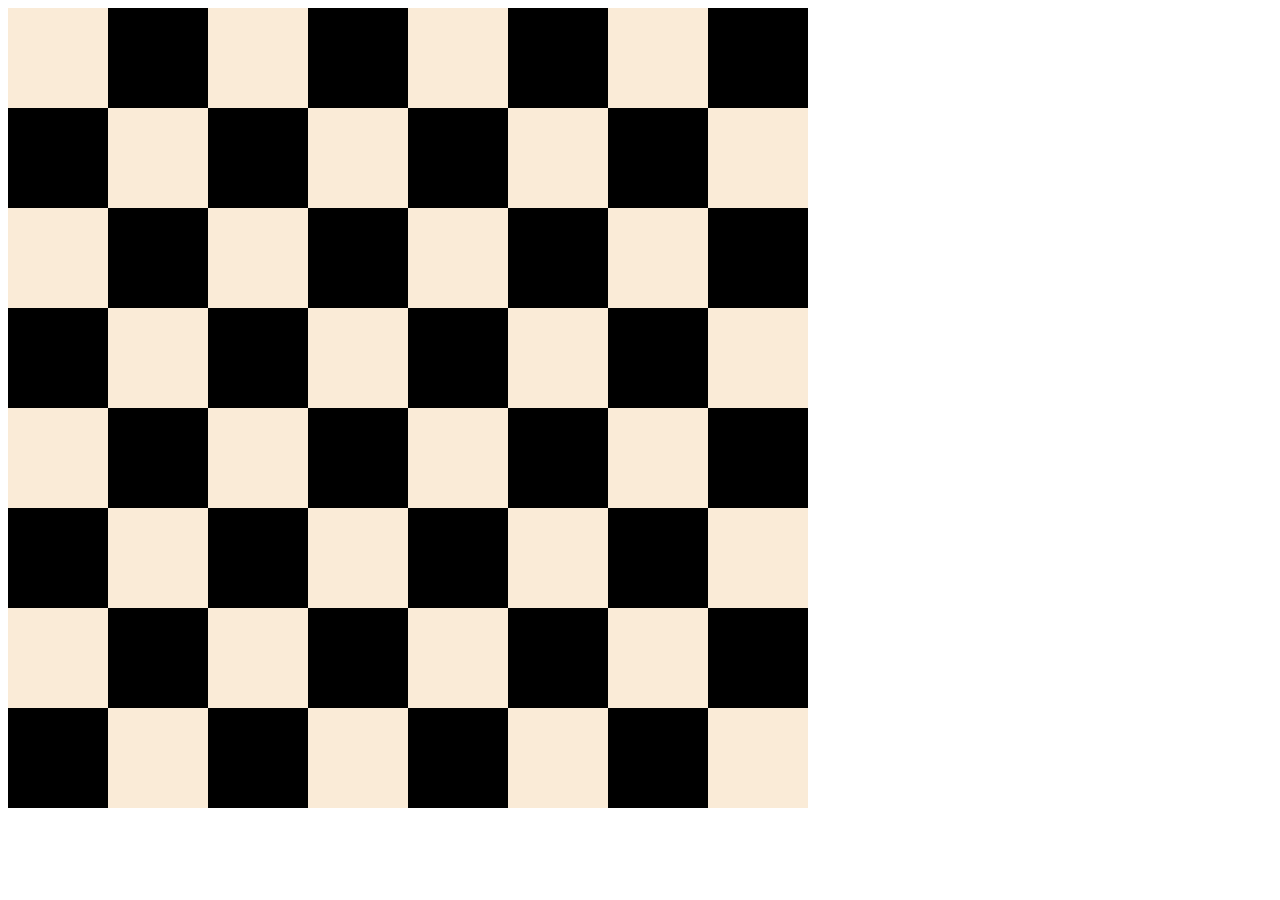
<file: Fullstack Kurs/10.0 Display Grid/index.html>
<!DOCTYPE html>
<html>

<head>
  <title>Chessboard</title>
  <style>
    .container{
      width: 800px;
      display:grid;
      grid-template-columns: 1fr 1fr 1fr 1fr 1fr 1fr 1fr 1fr;
      grid-template-rows: 1fr 1fr 1fr 1fr 1fr 1fr 1fr 1fr;
    }

    .white{
      background-color: antiquewhite;
      height: 100px;
      width: 100px;
    }

    .black{
      background-color: black;
      height: 100px;
      width: 100px;
    }
    /* Write your code here */
    /* Each square should be 100px by 100px */
    /* My colours for white: #f0d9b5, black: #b58863 */
  </style>
</head>

<body>
  <div class="container">
    <div class="white"></div>
    <div class="black"></div>
    <div class="white"></div>
    <div class="black"></div>
    <div class="white"></div>
    <div class="black"></div>
    <div class="white"></div>
    <div class="black"></div>
    <div class="black"></div>
    <div class="white"></div>
    <div class="black"></div>
    <div class="white"></div>
    <div class="black"></div>
    <div class="white"></div>
    <div class="black"></div>
    <div class="white"></div>
    <div class="white"></div>
    <div class="black"></div>
    <div class="white"></div>
    <div class="black"></div>
    <div class="white"></div>
    <div class="black"></div>
    <div class="white"></div>
    <div class="black"></div>
    <div class="black"></div>
    <div class="white"></div>
    <div class="black"></div>
    <div class="white"></div>
    <div class="black"></div>
    <div class="white"></div>
    <div class="black"></div>
    <div class="white"></div>
    <div class="white"></div>
    <div class="black"></div>
    <div class="white"></div>
    <div class="black"></div>
    <div class="white"></div>
    <div class="black"></div>
    <div class="white"></div>
    <div class="black"></div>
    <div class="black"></div>
    <div class="white"></div>
    <div class="black"></div>
    <div class="white"></div>
    <div class="black"></div>
    <div class="white"></div>
    <div class="black"></div>
    <div class="white"></div>
    <div class="white"></div>
    <div class="black"></div>
    <div class="white"></div>
    <div class="black"></div>
    <div class="white"></div>
    <div class="black"></div>
    <div class="white"></div>
    <div class="black"></div>
    <div class="black"></div>
    <div class="white"></div>
    <div class="black"></div>
    <div class="white"></div>
    <div class="black"></div>
    <div class="white"></div>
    <div class="black"></div>
    <div class="white"></div>
  </div>
</body>

</html>
</file>
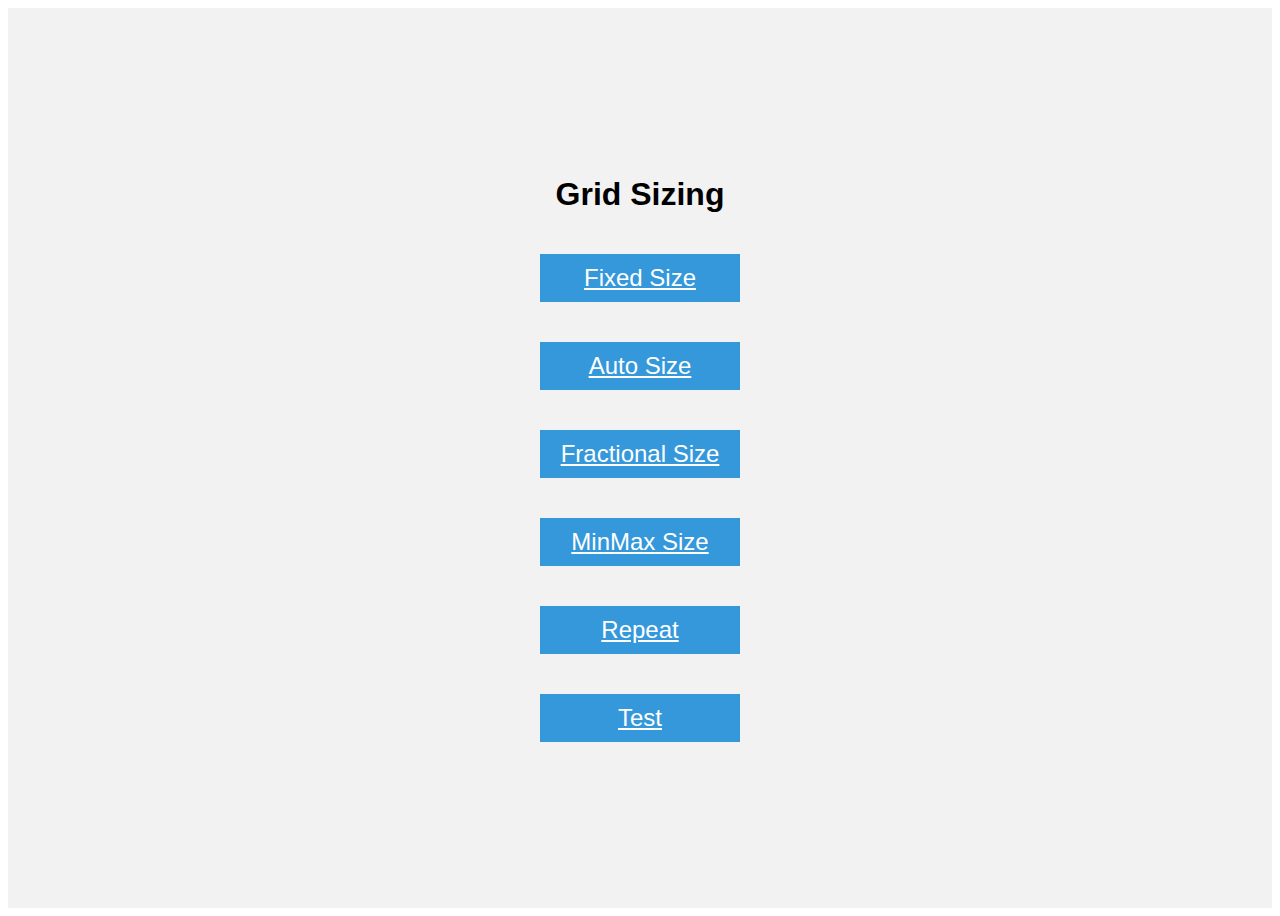
<file: Fullstack Kurs/10.1 Grid Sizing/index.html>
<!DOCTYPE html>
<html lang="en">

<head>
  <meta charset="UTF-8">
  <meta name="google" content="notranslate">
  <meta name="viewport" content="width=device-width, initial-scale=1.0">
  <title>Grid Fundamentals</title>
  <style>
    body {
      font-family: sans-serif;
    }

    .container {
      display: flex;
      justify-content: center;
      align-items: center;
      flex-direction: column;
      height: 100vh;
      background-color: #f2f2f2;
    }

    .item {
      width: 200px;
      margin: 20px;
      background-color: #3498db;
      color: #fff;
      text-align: center;
      line-height: 2;
      font-size: 24px;
    }
  </style>
</head>

<body>
  <div class="container">
    <h1>Grid Sizing</h1>
    <a class="item" href="./fixed-size.html">Fixed Size</a>
    <a class="item" href="./auto-size.html">Auto Size</a>
    <a class="item" href="./fractional-size.html">Fractional Size</a>
    <a class="item" href="./minmax-size.html">MinMax Size</a>
    <a class="item" href="./repeat.html">Repeat</a>
    <a class="item" href="./test.html">Test</a>


  </div>
</body>

</html>
</file>
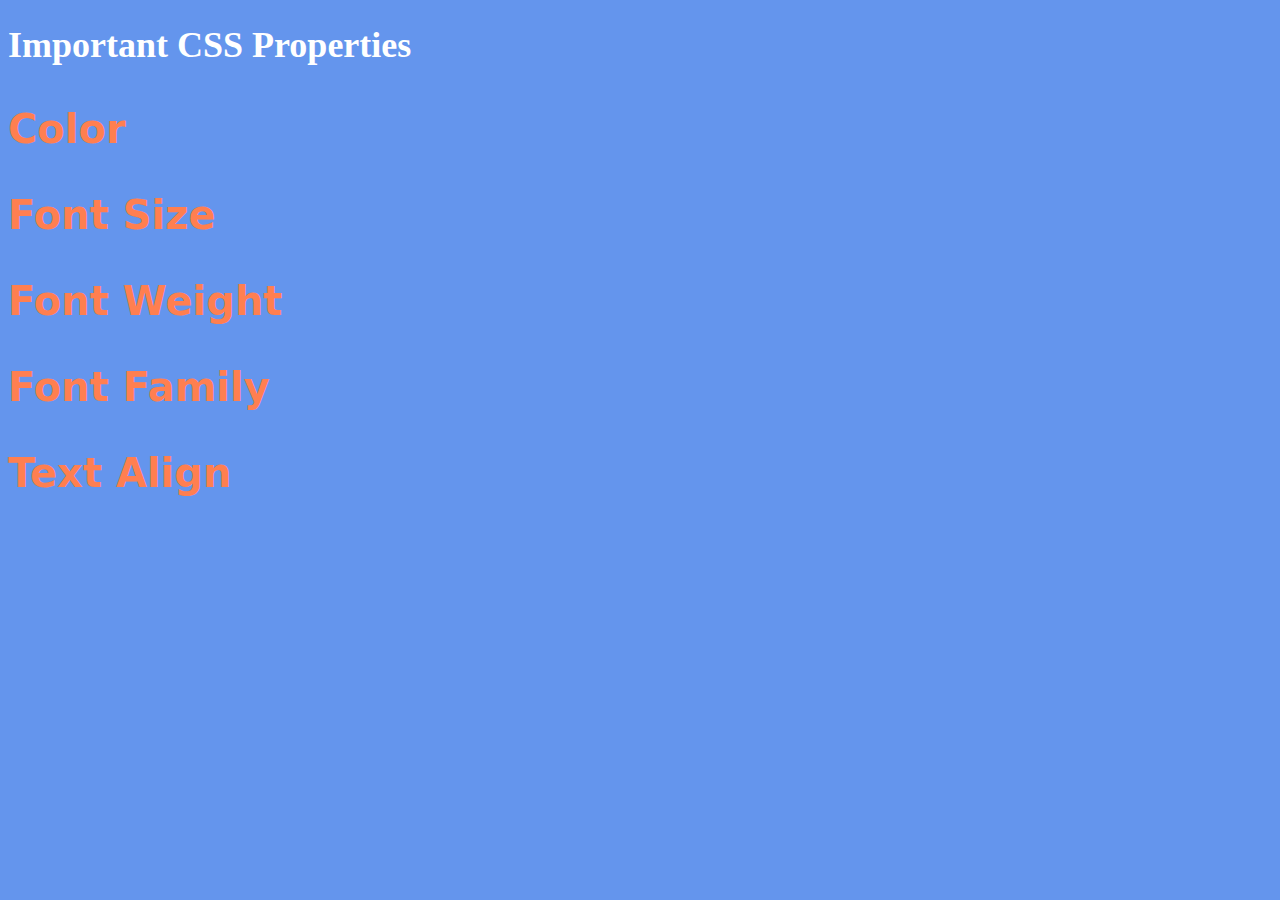
<file: Fullstack Kurs/6.1 Font Properties/index.html>
<!DOCTYPE html>
<html lang="en">

<head>
  <meta charset="UTF-8">
  <title>CSS Properties</title>
  <style>
    body {
      background-color: cornflowerblue;
      color: white;
      font-size: 18px;
    }
    
    p{
      color: coral;
      font-size: 40px;
      font-weight: 900;
      font-family: system-ui, -apple-system, BlinkMacSystemFont, 'Segoe UI', Roboto, Oxygen, Ubuntu, Cantarell, 'Open Sans', 'Helvetica Neue', sans-serif;
      
    }
    

    /* Don't change the CSS above, add Your CSS below */

    
  </style>
</head>

<body>
  <h1>Important CSS Properties</h1>
  <p id="color"> Color</p>
  <p id="color">Font Size</p>
  <p id="color">Font Weight</p>
  <p id="color">Font Family</p>
  <p id="color">Text Align</p>

  <!-- TODOs
  1. Change the color of <p>Color</p> to "coral" color.
  2. Change the font size of <p>Font Size</p> to 2X the size of the root font size.
  3. Change the font weight of <p>Font Weight</p> to 900.
  4. Change the font family of <p>Font Family</p> to the Google font Caveat with regular (400) font weight.
  Link: https://fonts.google.com/specimen/Caveat
  5. Change the <p>Text Align</p> to right align.
  6. Change the the root (html element) font size to 30px -->
</body>

</html>
</file>
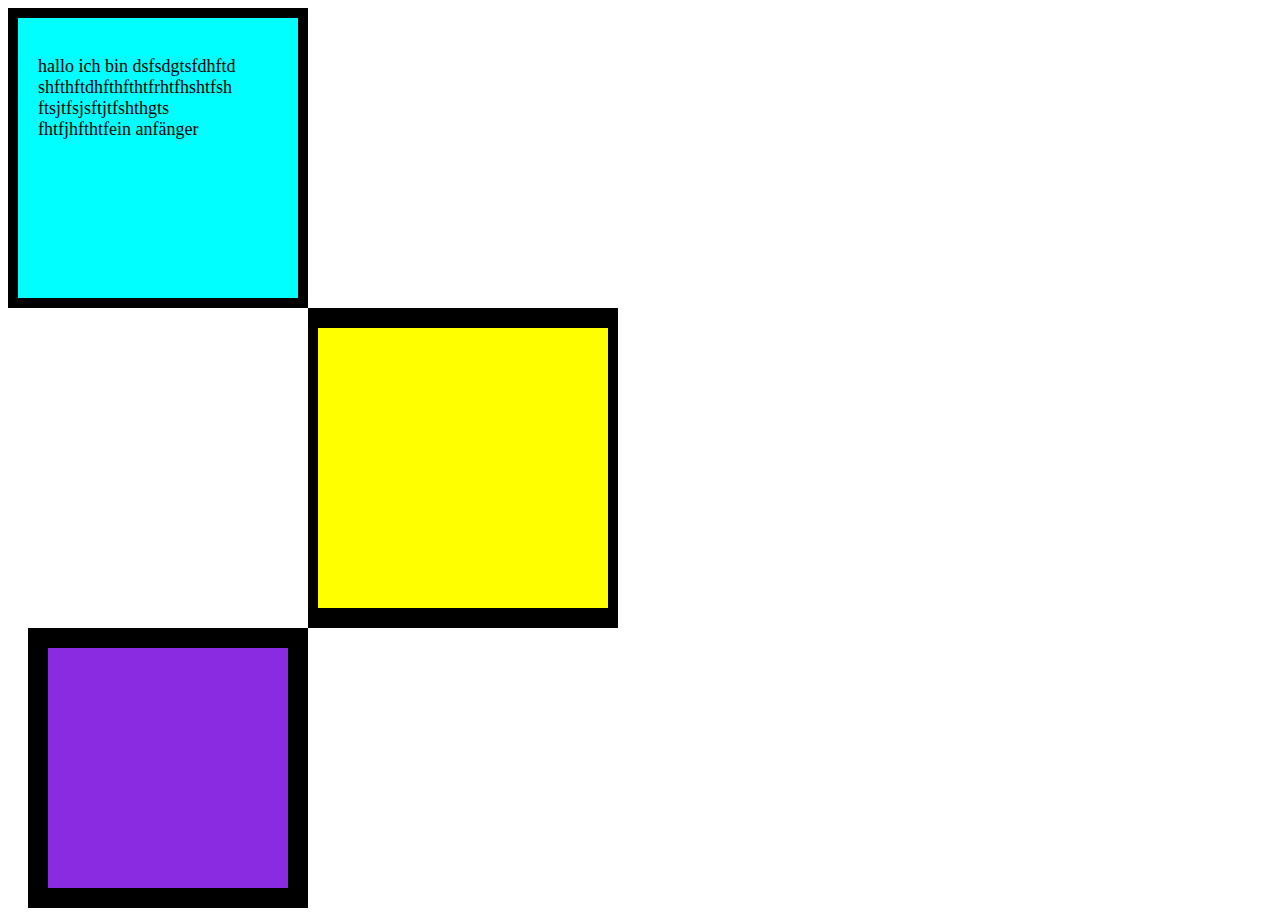
<file: Fullstack Kurs/6.3 CSS Box Model/index.html>
<!DOCTYPE html>
<html lang="en">

<head>
  <meta charset="UTF-8">
  <title>CSS Box Model</title>
  <style>
      .text{
        font-size: large;
        color: black;
        padding-top: 20px;
        padding-left: 20px;
        padding-right: 20px;
      
      }
      #BOX1{
        background-color: aqua;
        border: 10px;
        height: 280px;
        width: 280px;
        border: 10px solid black;
      }
      #BOX2{
        background-color: yellow;
        height: 280px;
        width: 290px;
        border-left: 10px solid black;
        border-right: 10px solid black;
        border-top: 20px solid black;
        border-bottom: 20px solid black;
        margin-left: 300px;
      }
      #BOX3{
        background-color: blueviolet;
        height: 240px;
        width: 240px;
        border: 20px solid black;
        margin-left: 20px;

      }
  </style>
</head>

<body>
  <div id="BOX1">
    <p class="text">hallo ich bin dsfsdgtsfdhftd<br>shfthftdhfthfthtfrhtfhshtfsh<br>ftsjtfsjsftjtfshthgts<br>fhtfjhfthtfein anfänger</p>
  </div>
  <div id="BOX2">

  </div>
  <div id="BOX3">

  </div>
  <!-- TODOs:
1. Create 3 Boxes using the div element.
2. Set their sizes to 200px heigh by 200px wide.
3. Set different background colors for each of the boxes (I used cadetblue, gold and indianred).
4. Add a paragraph <p> element into the first div and add the following words:
    Lorem ipsum dolor sit amet, consectetur adipiscing elit. Aliquam at sapien porttitor urna elementum lacinia. In
    id magna pulvinar, ultricies lorem id, vehicula elit. Aliquam eu luctus nisl, vitae pellentesque magna. Phasellus
    dolor metus, laoreet ac convallis sit amet, efficitur sed dolor.
5. Set the 1st div to have 20px padding all around with a black 10px border.
6. Fix the style of the <p> element to remove all margins.
Hint: Use the CSS inspector in Chrome.
7. Set the 2nd div to have a 20px border on top and bottom and 10px border left and right. (See goal image)
8. Set the 3rd div to have a 10px border 
9. Set the margins for the divs so that each box corner touches the other. (See the goal image)
-->

</body>

</html>
</file>
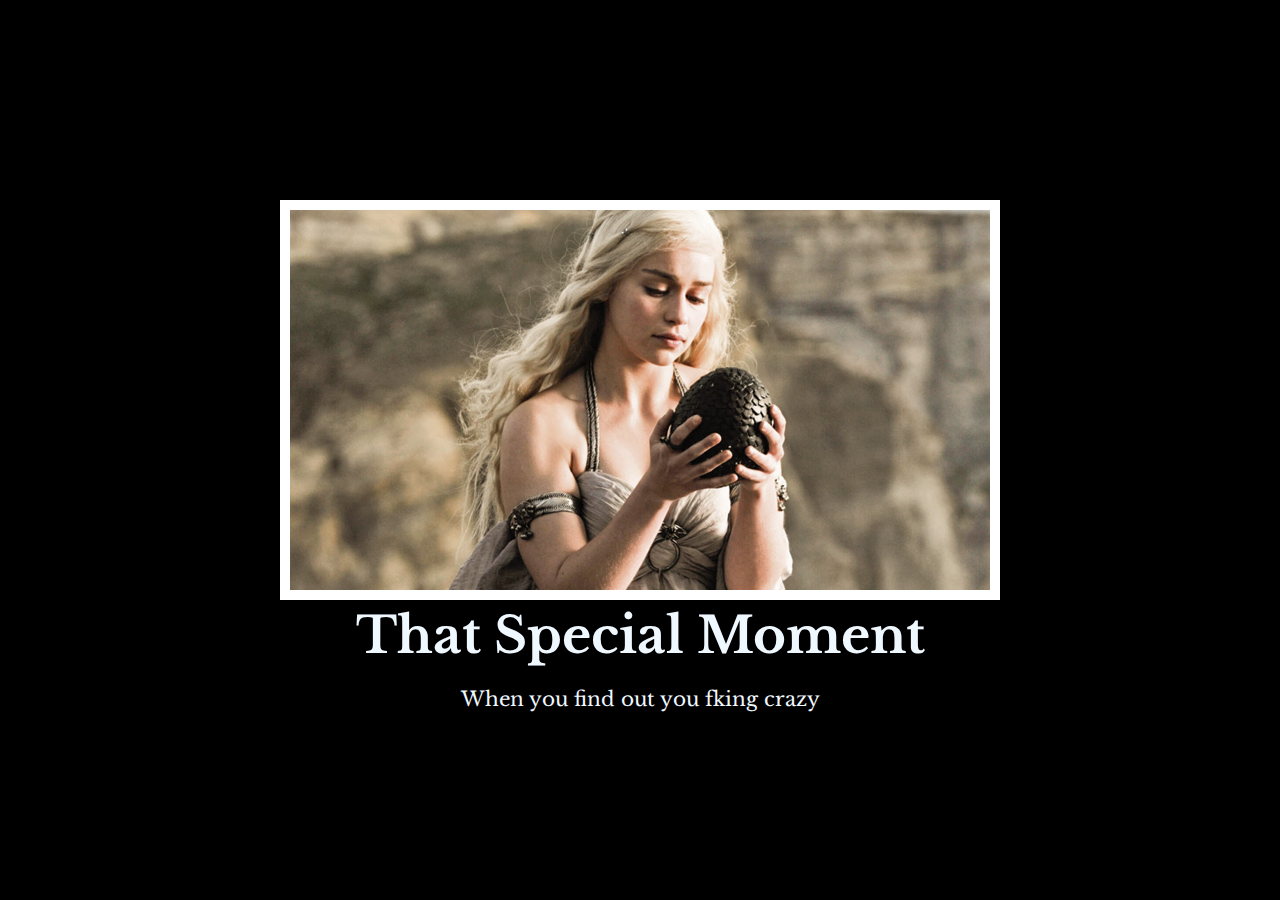
<file: Fullstack Kurs/6.4 Motivation Meme Project/index.html>
<!DOCTYPE html>
<html lang="en">
<head>
  <meta charset="UTF-8">
  <meta name="viewport" content="width=device-width, initial-scale=1.0">
  <title>Document</title>
  <link rel="stylesheet" href="./style.css" />
  <link rel="preconnect" href="https://fonts.googleapis.com">
  <link rel="preconnect" href="https://fonts.gstatic.com" crossorigin>
  <link href="https://fonts.googleapis.com/css2?family=Libre+Baskerville&display=swap" rel="stylesheet">
</head>
<body>
  <div id="DIV1">
    <div>
      <img class="BIld" src="./assets/images/daenerys.jpeg">
    </div>
    <h1>That Special Moment</h1>
    <p>When you find out you fking crazy</p>
  </div>
</body>
</html>
<!-- 
  TODO: Create a motivational post website.
Style it how ever you like. 
Look at the goal image for inspiration.
But it must have the following features:
1. The main h1 text should be using the Regular Libre Baskerville Font from Google Fonts:
  https://fonts.google.com/specimen/Libre+Baskerville
2. The text should be white and background black.
3. Add your own image into the images folder inside assets. It should have a 5px white border.
4. The text should be center aligned.
5. Create a div to contain the h1, p and img elements. Adjust the margins so that the image and text are centered on the page. 
  Hint: You horizontally center a div by giving it a width of 50% and a margin-left of 25%.
  Hint: Set the image to have a width of 100% so it fills the div. 
6. Read about the text-transform property on MDN docs to make the h1 uppercase with CSS.
  https://developer.mozilla.org/en-US/docs/Web/CSS/text-transform 
-->
</file>
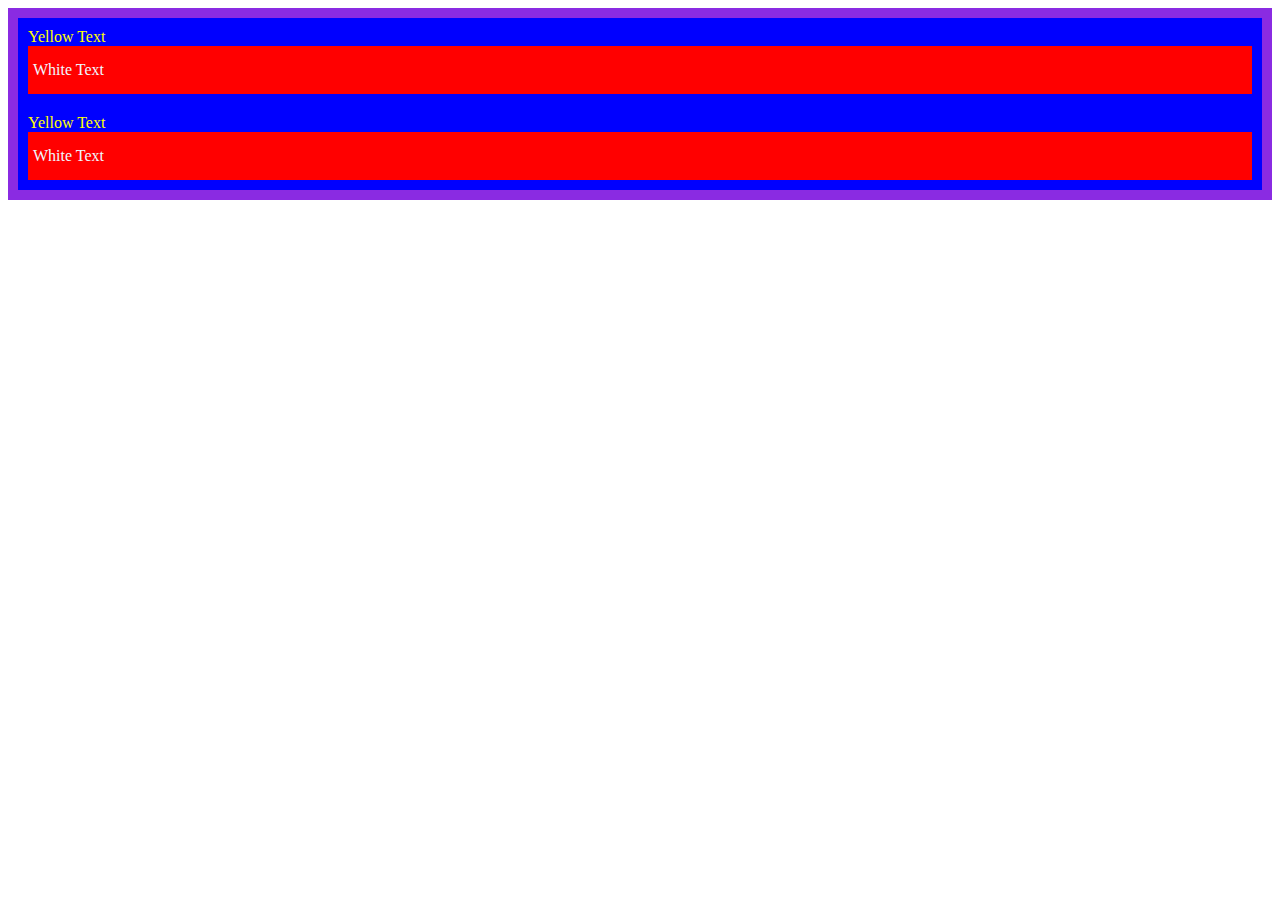
<file: Fullstack Kurs/7.0 CSS Cascade/index.html>
<!DOCTYPE html>
<html lang="en">

<head>
  <meta charset="UTF-8">
  <title>CSS Cascade</title>
  <link rel="stylesheet" href="./style.css">
</head>

<body>
  <div id="outer-box" class="box">
    <div class="box">
      <p>Yellow Text</p>
      <div class="box-inner-box">
        <p class="white-text">White Text</p>
      </div>
    </div>
    <div class="box">
      <p>Yellow Text</p>
      <div class="box-inner-box">
        <p class="white-text">White Text</p>
      </div>
    </div>
  </div>
</body>

</html>
</file>
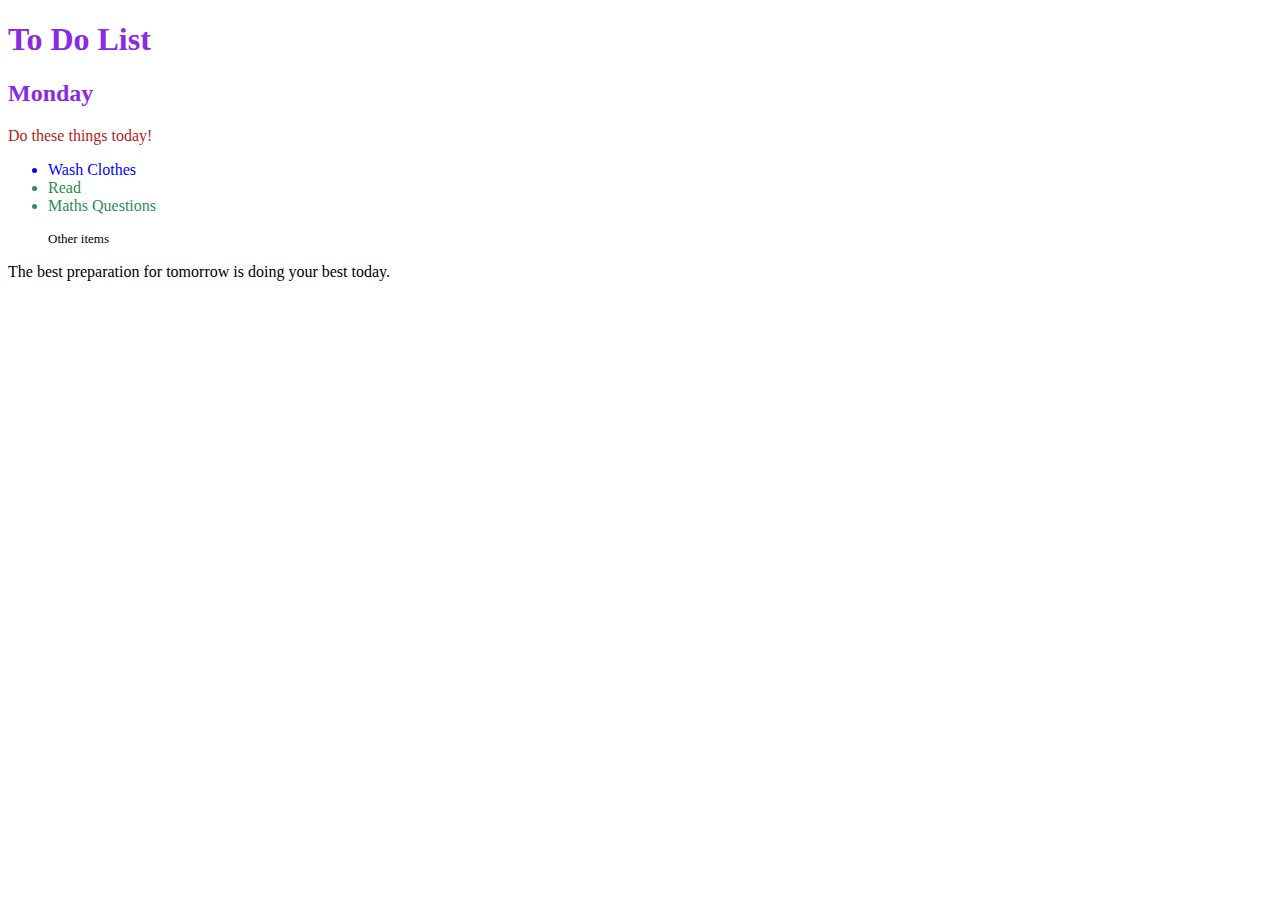
<file: Fullstack Kurs/7.1 Combining Selectors/index.html>
<!DOCTYPE html>
<html lang="en">

<head>
  <meta charset="UTF-8">
  <title>Combining CSS Selectors</title>
  <link rel="stylesheet" href="./style.css">
</head>

<!-- Don't change any of the HTML code! -->

<body>
  <h1>To Do List</h1>
  <h2>Monday</h2>
  <div class="box">
    <p class="done">Do these things today!</p>
    <ul class="list">
      <li>Wash Clothes</li>
      <li class="done">Read</li>
      <li class="done">Maths Questions</li>
    </ul>
  </div>

  <ul>
    <p class="done">Other items</p>
  </ul>
  <p>The best preparation for tomorrow is doing your best today.</p>

</body>

</html>
</file>
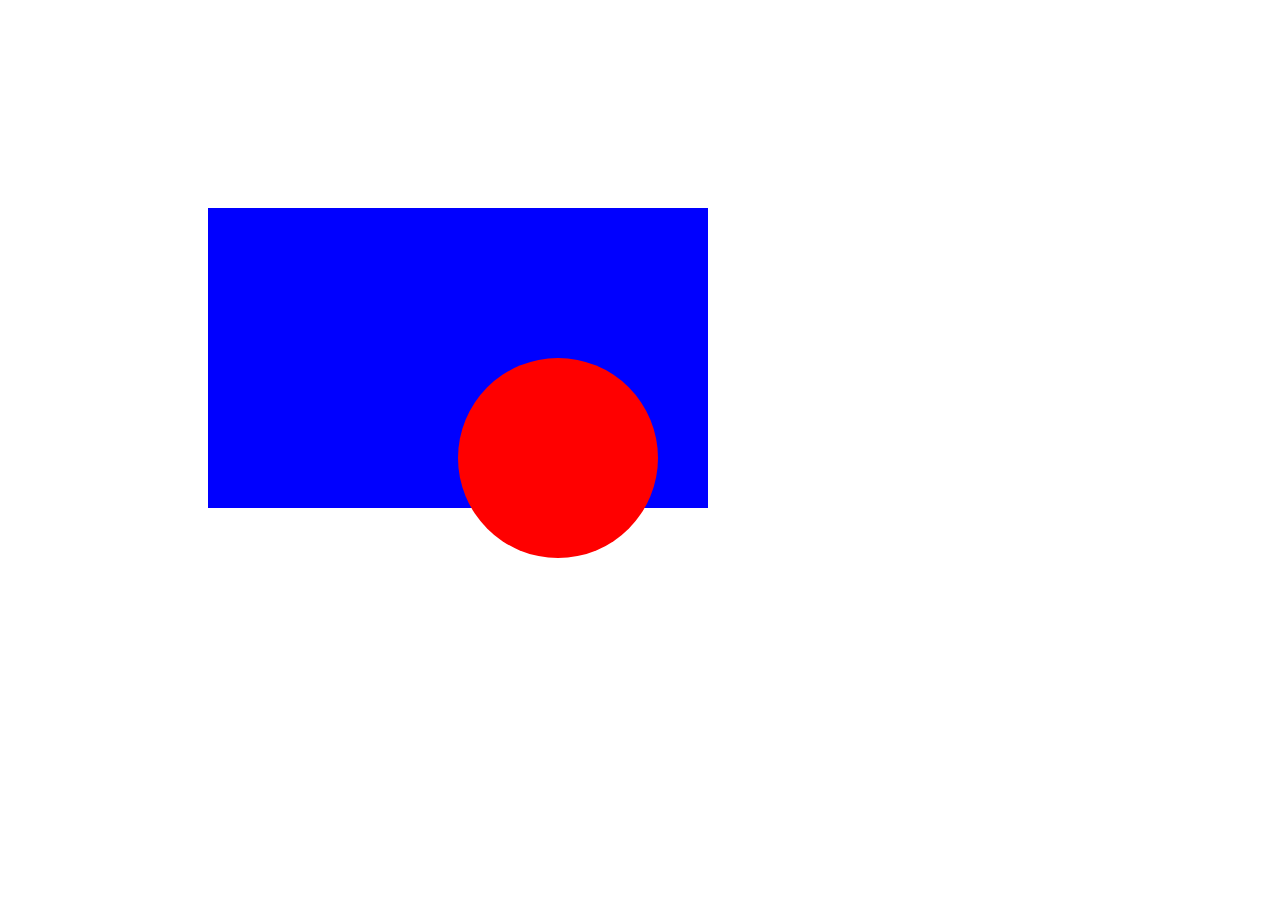
<file: Fullstack Kurs/7.2 CSS Positioning/index.html>
<!DOCTYPE html>
<html>

<head>
  <title>CSS Positioning Exercise</title>
  <style>
    .blue-box{
      height: 300px;
      width: 500px;
      background-color: blue;
      position: relative;
      left: 200px; top: 200px;
    }

    .red-circle{
      border-radius: 50%;
      height: 200px;
      width: 200px;
      background-color: red;
      position: relative;
      left: 250px; top: 150px;
    }
  </style>
</head>

<body>
  <div class="blue-box">
    <div class="red-circle">
    </div>
  </div>

</body>

</html>
</file>
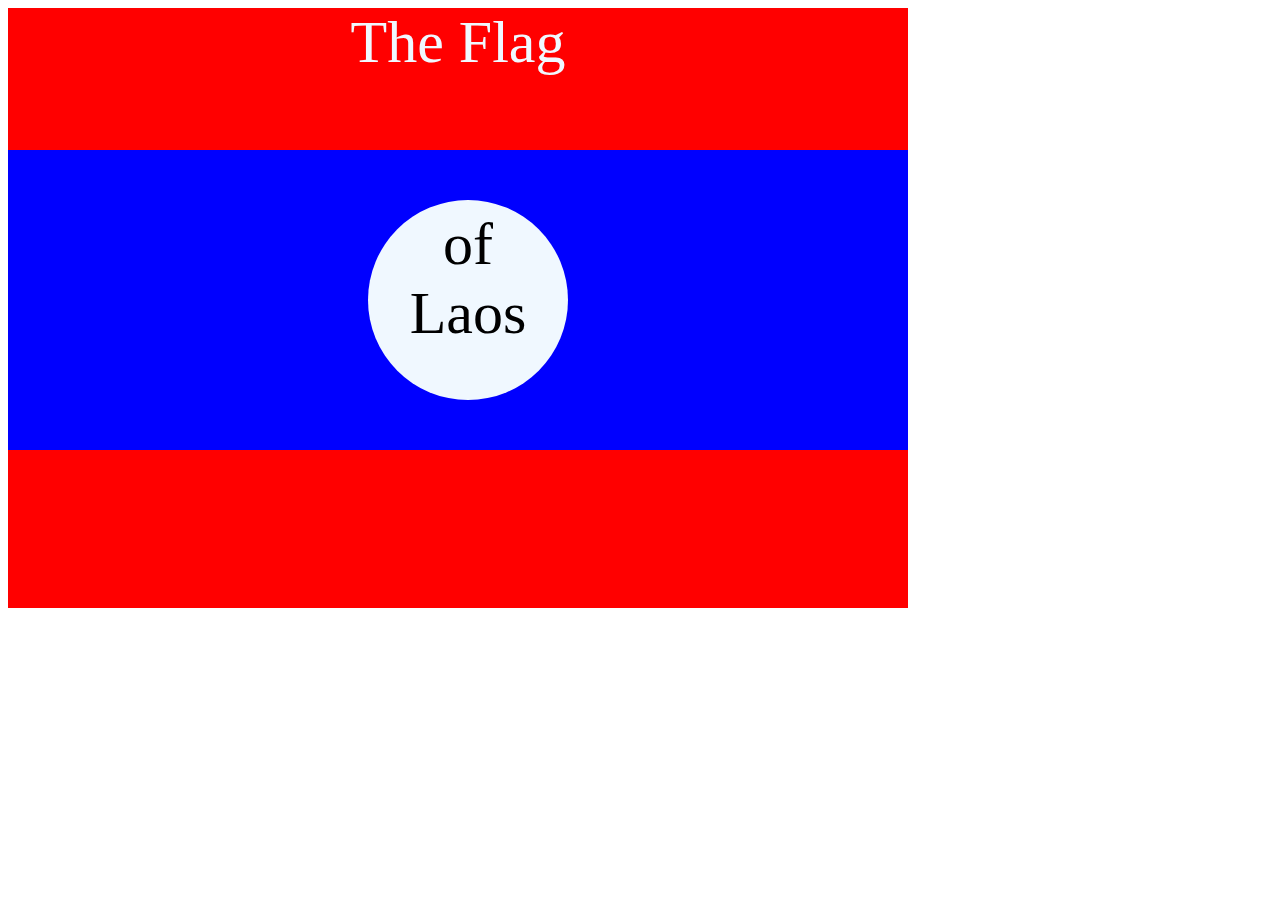
<file: Fullstack Kurs/7.3 CSS Flag Project/index.html>
<!DOCTYPE html>
<html lang="en">

<head>
  <meta charset="UTF-8">
  <title>CSS Flag Project</title>
  <style>
    /* Write your CSS Code here */
    .flag{
      height: 600px;
      width: 900px;
      background-color: red;
    }

    .flag > div{
      height: 300px;
      width: 900px;
      background-color: blue;
      position: absolute;
      top: 150px;
    }

    .flag > div > div{
      height: 200px;
      width: 200px;
      background-color: aliceblue;
      border-radius: 50%;
      position: absolute;
      left: 40%; top: 50px;
    }

  p{
    text-align: center;
    color: aliceblue;
    font-size: 60px;
    margin: 0;
  }

  .flag > div > div > p{
      color: black;
      font-size: 60px;
      text-align: center;
      margin: 10px;
    }
      
  </style>
</head>

<!-- 
  IMPORTANT! Do not change any HTML
Don't add any classes/ids/elements 
Use what you know about combining selectors 
and CSS specificity instead.
Hint 1: The flag is 900px by 600px and the circle is 200px by 200px.
Hint 2: You can use CSS inspection to get the colors from
https://appbrewery.github.io/flag-of-laos/
-->

<body>
  <div class="flag">
    <p>The Flag</p>
    <div>
      <div>
        <p>of Laos</p>
      </div>
    </div>
  </div>
</body>

</html>
</file>
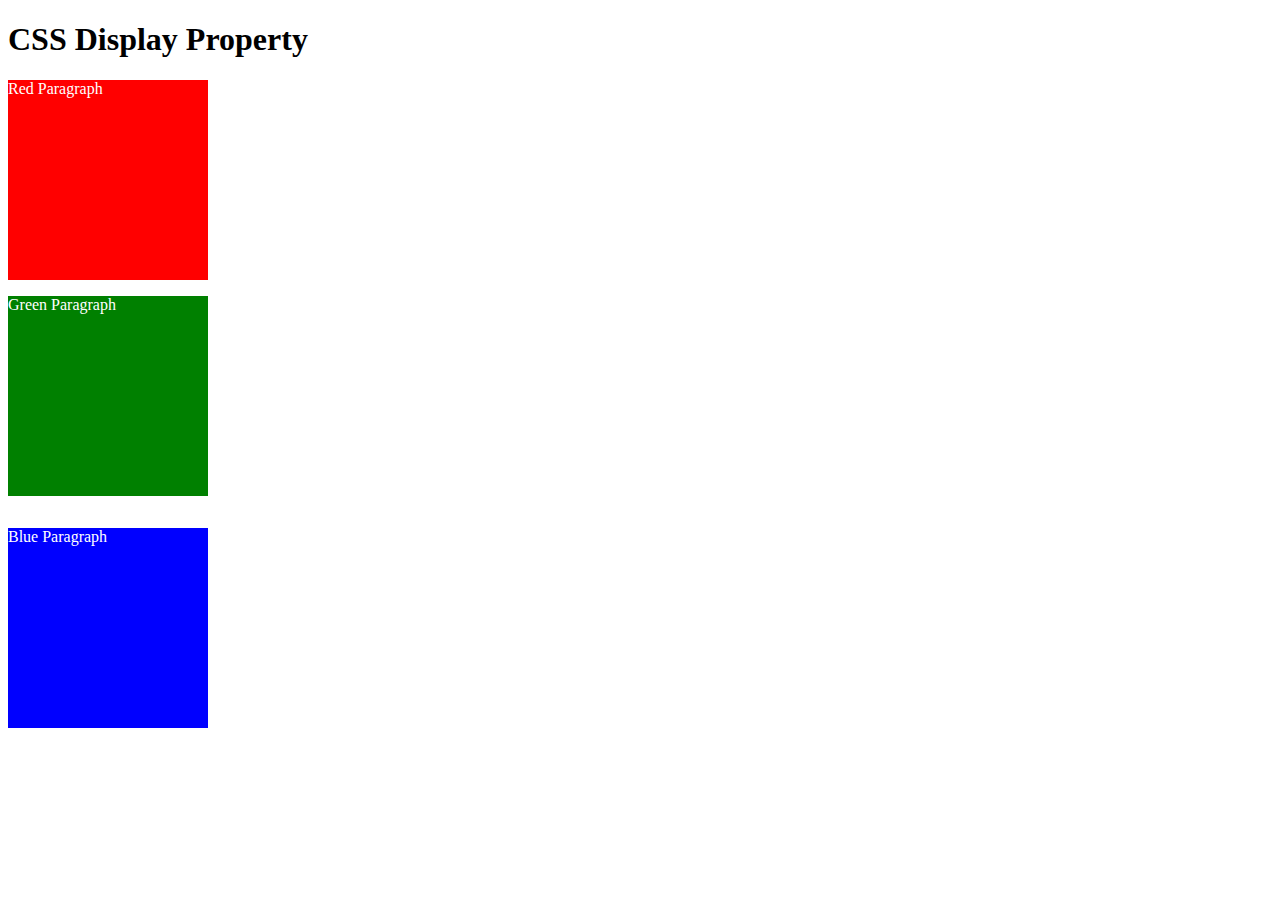
<file: Fullstack Kurs/8.0 CSS Display/index.html>
<!DOCTYPE html>
<html>

<!-- 
  TODO
1. By changing only the display property of the CSS make all 3 squares line up horizontally like in goal1 image.
2. Change only the display property to make all 3 squares line up vertically like in goal2 image. 
-->

<head>
  <title>CSS Display Property Example</title>
  <style>
    p {
      color: white;
    }

    .red {
      display: block;
      width: 200px;
      height: 200px;
      background-color: red;
    }

    .green {
      display: block;
      width: 200px;
      height: 200px;
      background-color: green;
    }

    .blue {
      display: inline-block;
      width: 200px;
      height: 200px;
      background-color: blue;
    }
  </style>
</head>


<body>
  <h1>CSS Display Property</h1>
  <p class="red">Red Paragraph </p>
  <p class="green">Green Paragraph</p>
  <p class="blue">Blue Paragraph</p>
</body>

</html>
</file>
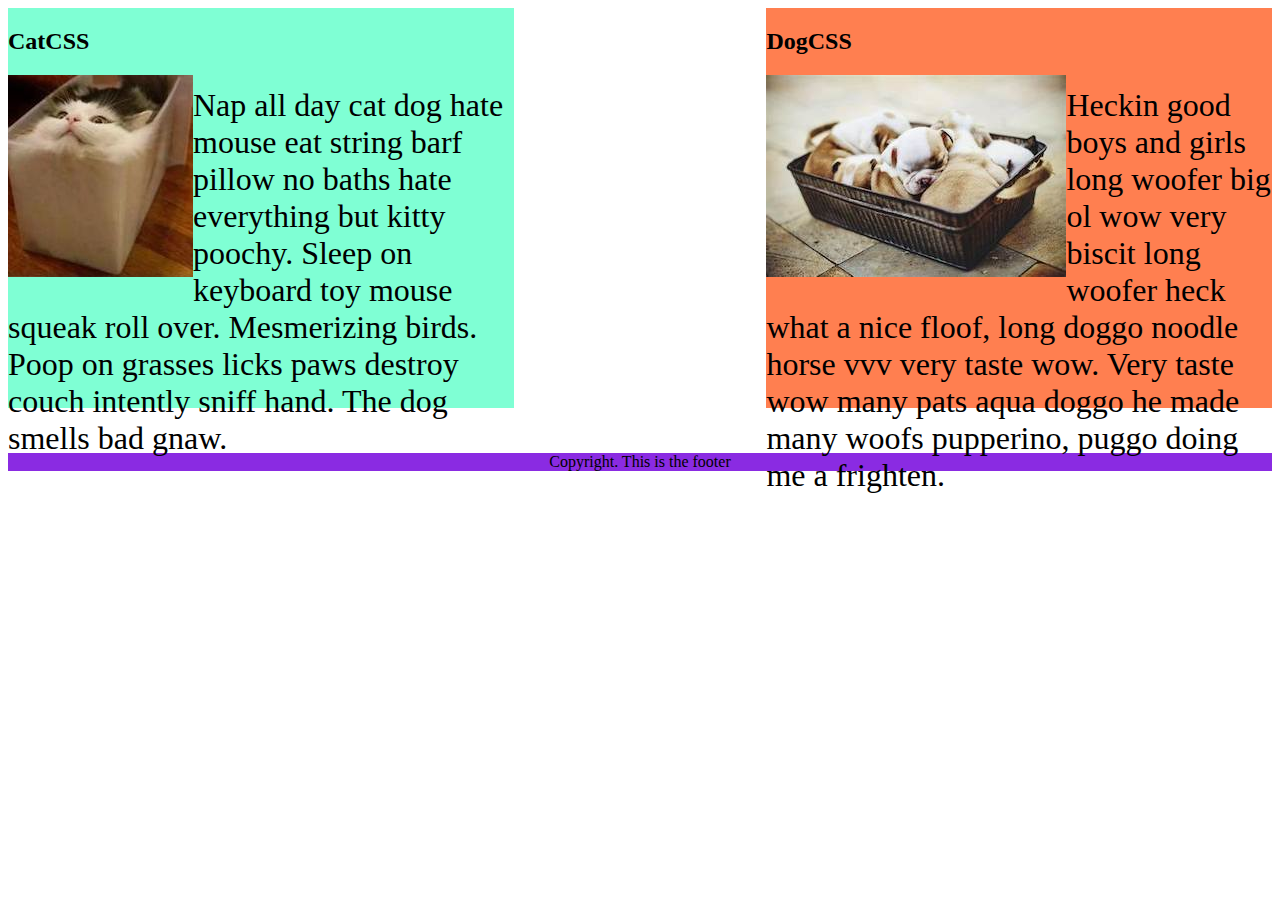
<file: Fullstack Kurs/8.1 CSS Float/index.html>
<!DOCTYPE html>
<html lang="en">

<!-- TODO
1. Make both paragraph elements wrap around the image.
2. Use Float to move the cat div to the left and the dog div to the right.
3. Use clear to make the footer go below both the cat and dog div. -->

<head>
  <meta charset="UTF-8">
  <title>CSS Float</title>
  <style>
    div {
      display: inline-block;
      width: 40%;
    }

    p {
      font-size: 2em;
    }

    .cat {
      background-color: aquamarine;
      height: 400px;
    }

    .dog {
      background-color: coral;
      float: right;
      height: 400px
      ;
    }

    footer {
      text-align: center;
      background-color: blueviolet;
      
    }

    .dog1{
      float: left;
    }

    .cat1{
      float: left;
    }

  </style>
</head>

<body>
  <div class="cat">
    <h2>CatCSS</h2>

    <img class="cat1" src="cat.jpeg" alt="cat in a box" />
    <p class="first-paragraph">Nap all day cat dog hate mouse eat string barf pillow no baths hate everything but kitty
      poochy. Sleep on keyboard
      toy
      mouse squeak roll over. Mesmerizing birds. Poop on grasses licks paws destroy couch intently sniff hand. The dog
      smells
      bad gnaw.</p>
  </div>
  <div class="dog">
    <h2>DogCSS</h2>
    <img class="dog1" src="dog.jpeg" alt="dogs in a box" />
    <p class="second-paragraph">Heckin good boys and girls long woofer big ol wow very biscit long woofer heck what a
      nice
      floof, long doggo noodle
      horse vvv very taste wow. Very taste wow many pats aqua doggo he made many woofs pupperino, puggo doing me a
      frighten.</p>
  </div>

  <footer>Copyright. This is the footer</footer>
</body>

</html>
</file>
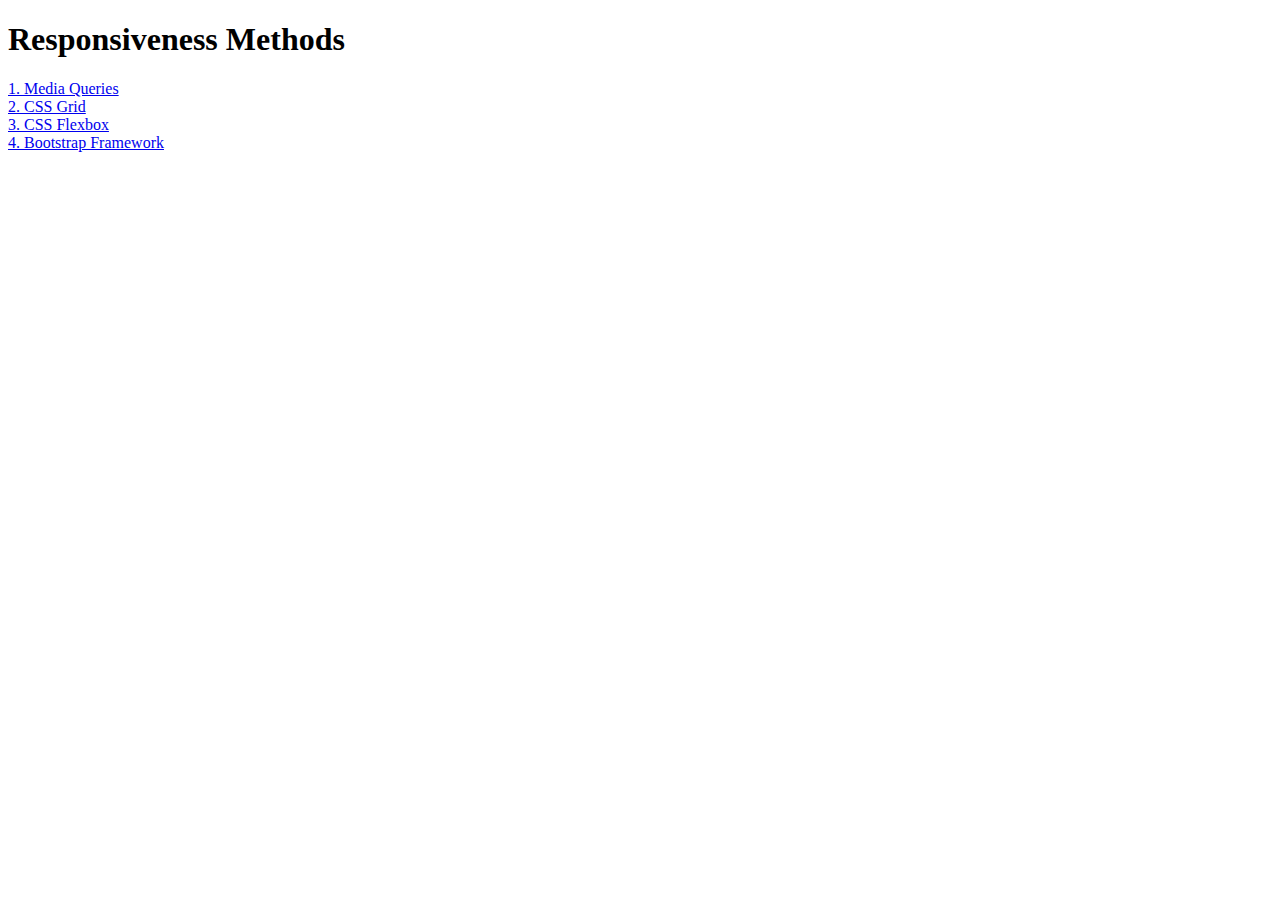
<file: Fullstack Kurs/8.2 Responsiveness/index.html>
<!DOCTYPE html>
<html lang="en">

<head>
  <meta charset="UTF-8">
  <meta name="viewport" content="width=device-width, initial-scale=1.0">
  <title>Responsiveness</title>
  <style>
    a {
      display: block;
    }
  </style>
</head>

<body>
  <h1>Responsiveness Methods</h1>
  <a href="./media-query.html">1. Media Queries</a>
  <a href="./grid.html">2. CSS Grid</a>
  <a href="./flexbox.html">3. CSS Flexbox</a>
  <a href="./bootstrap.html">4. Bootstrap Framework</a>
</body>

</html>
</file>
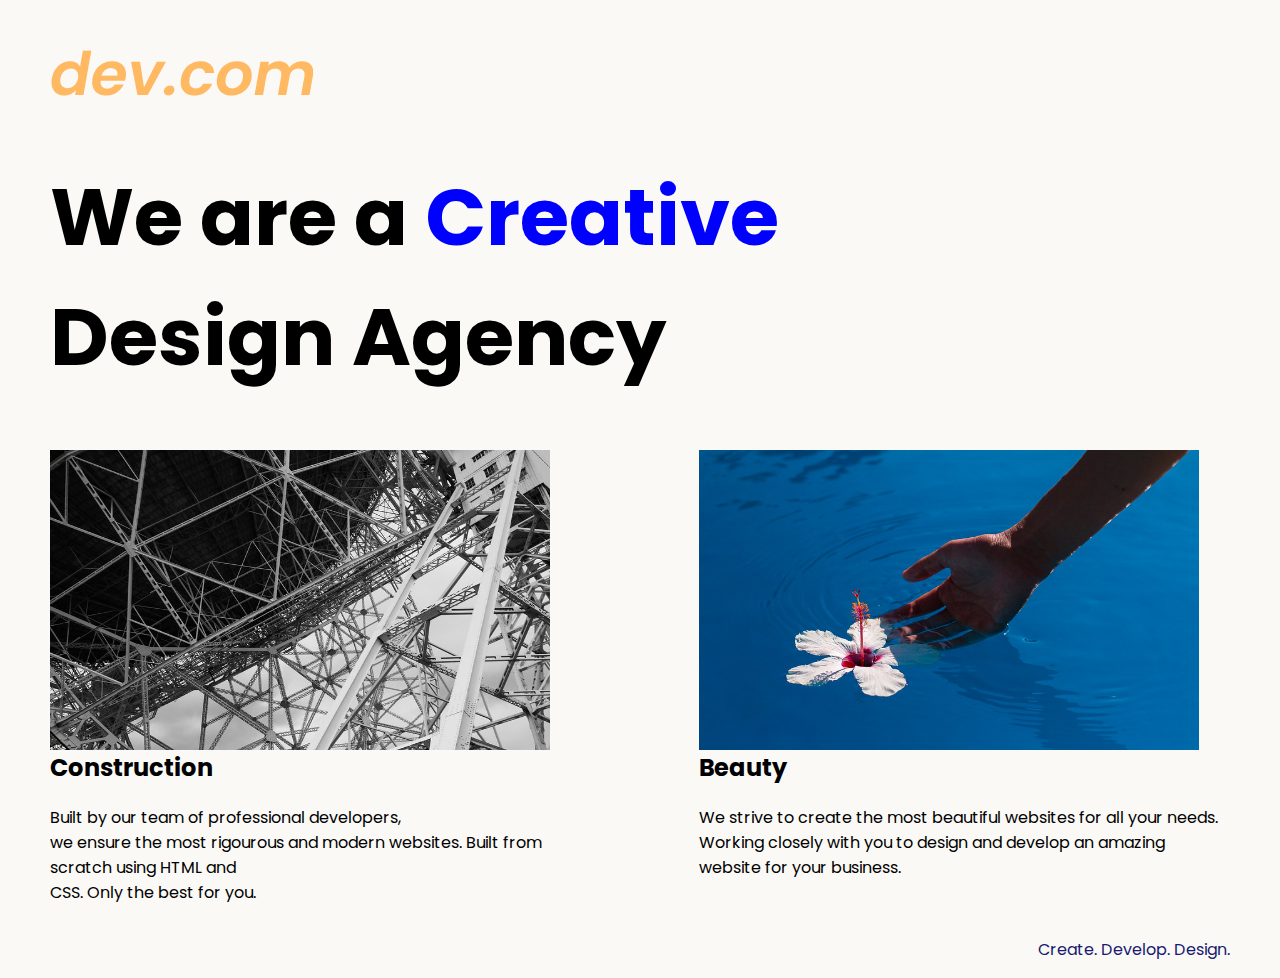
<file: Fullstack Kurs/8.4 Web Design Agency Project/index.html>
<!DOCTYPE html>
<html lang="en">

<head>
  <meta charset="UTF-8">
  <meta name="viewport" content="width=device-width, initial-scale=1.0">
  <title>Agency</title>
  <link rel="stylesheet" href="./style.css">
  <link rel="preconnect" href="https://fonts.googleapis.com">
  <link rel="preconnect" href="https://fonts.gstatic.com" crossorigin>
  <link href="https://fonts.googleapis.com/css2?family=Poppins:wght@400;700&display=swap" rel="stylesheet">
</head>

<body>
  <div class="main">
    <img class="logo" src="./assets/images/logo.png" alt="logo">
    <h1>We are a <span>Creative</span> <br>Design Agency</h1>
    <div class="left card"><img class="tile-image" src="./assets/images/beautiful.jpg" alt="hand and flower in water">
      <h2 class="card-title">Beauty</h2>
      <p class="card-text">We strive to create the most beautiful websites for all your needs. Working closely with you
        to
        design and
        develop an amazing website for your business.</p>
    </div>
    
    <div class="right card"><img class="tile-image" src="./assets/images/construction.jpg" alt="metal structure">
      <h2 class="card-title">Construction</h2>
      <p>Built by our team of professional developers, <br>we ensure the most rigourous and modern websites. Built from
        scratch using HTML and<br> CSS. Only the best for you.</p>
    </div>

  </div>
  <footer>
    <p>Create. Develop. Design.</p>
  </footer>
</body>

</html>
</file>
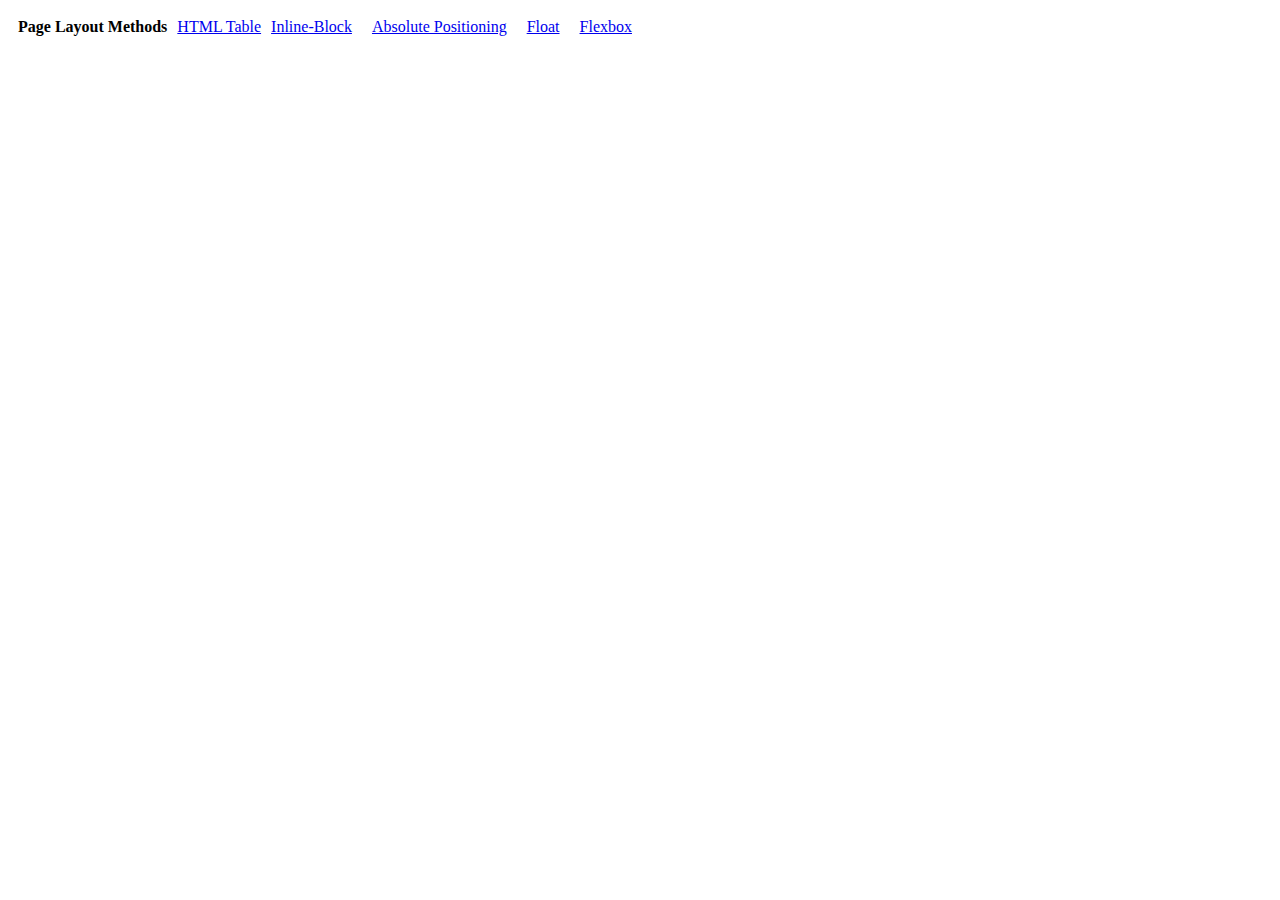
<file: Fullstack Kurs/9.0 Display Flex/index.html>
<!DOCTYPE html>
<html lang="en">

<head>
  <meta charset="UTF-8">
  <meta name="viewport" content="width=device-width, initial-scale=1.0">
  <title>Column Layout Methods</title>
  <style>
    p {
      padding: 0;
      margin: 0;
      font-weight: 700;
    }

    li {
      list-style: none;
    }

    .container {
      padding: 10px;^
      background-color: gold;
      display: flex;
      gap: 10px;
    }

  </style>
</head>

<body>
  <div class="container">
    <p>Page Layout Methods</p>

    <li><a href="./html-table.html">HTML Table</a></li>
    <li><a href="./inline-block.html">Inline-Block</li>
    <li><a href="./absolute-position.html">Absolute Positioning</li>
    <li><a href="./float.html">Float</li>
    <li><a href="./flex.html">Flexbox</li>

  </div>
</body>

</html>
</file>
<file: Fullstack Kurs/6.4 Motivation Meme Project/style.css>
body{
    background-color: black;
}
h1{
    color: aliceblue;
    font-size: 50px;
    margin: 0;
}
p{
    color: aliceblue;
    font-size: 20px;
    margin-top: 10px6;
}
#DIV1{
    margin-top: 200px;
    font-family: "Libre Baskerville", serif;
    text-align: center;
}
.BIld{
    border: 10px solid white;
}
</file>
<file: Fullstack Kurs/7.0 CSS Cascade/style.css>
/* Don't change the existing CSS. */

.box {
  background-color: blue;
  padding: 10px;
}

p {
  color: yellow;
  margin: 0;
  padding: 0;
}
.white-text{
  color: aliceblue;
  background-color: red;
  padding: 15px;
  padding-left: 5px;
}
.box-inner-box{
  margin: 0px;
  
}
#outer-box{
  background-color: blueviolet;
  padding:10px;
}
</file>
<file: Fullstack Kurs/7.1 Combining Selectors/style.css>
/* Write your code here: */
h1, h2{
    color: blueviolet;
}

.box > p{
    color: firebrick;
}

.list li{
    color: blue;
}

li.done{
    color: seagreen
}
ul p.done{
    font-size: small;
}
</file>
<file: Fullstack Kurs/8.4 Web Design Agency Project/style.css>
body {
  font-family: "Poppins", sans-serif;
  margin: 50px 50px 0 50px;
  background-color: #faf9f6;
  display: flex;
  flex-direction: column;
  min-height: 95vh;
}

.main {
  flex: 1;
}

h1 {
  font-size: 5rem;
}

footer {
  text-align: right;
  color: midnightblue;
}

span {
  color: blue;
}

.tile-image {
  height: 300px;
  width: 500px;
  float: left;
  margin-right: 50px;
}

.card {
  width: 45%;
}

.left {
  float: right;
}

@media (max-width:680px) {

  h1 {
    font-size: 3rem;
    text-align: center;
  }

  .card {
    width: 100%;
    display: block;
    margin-bottom: 30px;
    text-align: justify;
  }

  .card img {
    margin-bottom: 10px;
    width: 100%;
    display: inline;
    object-fit: cover;
  }



}
</file>
